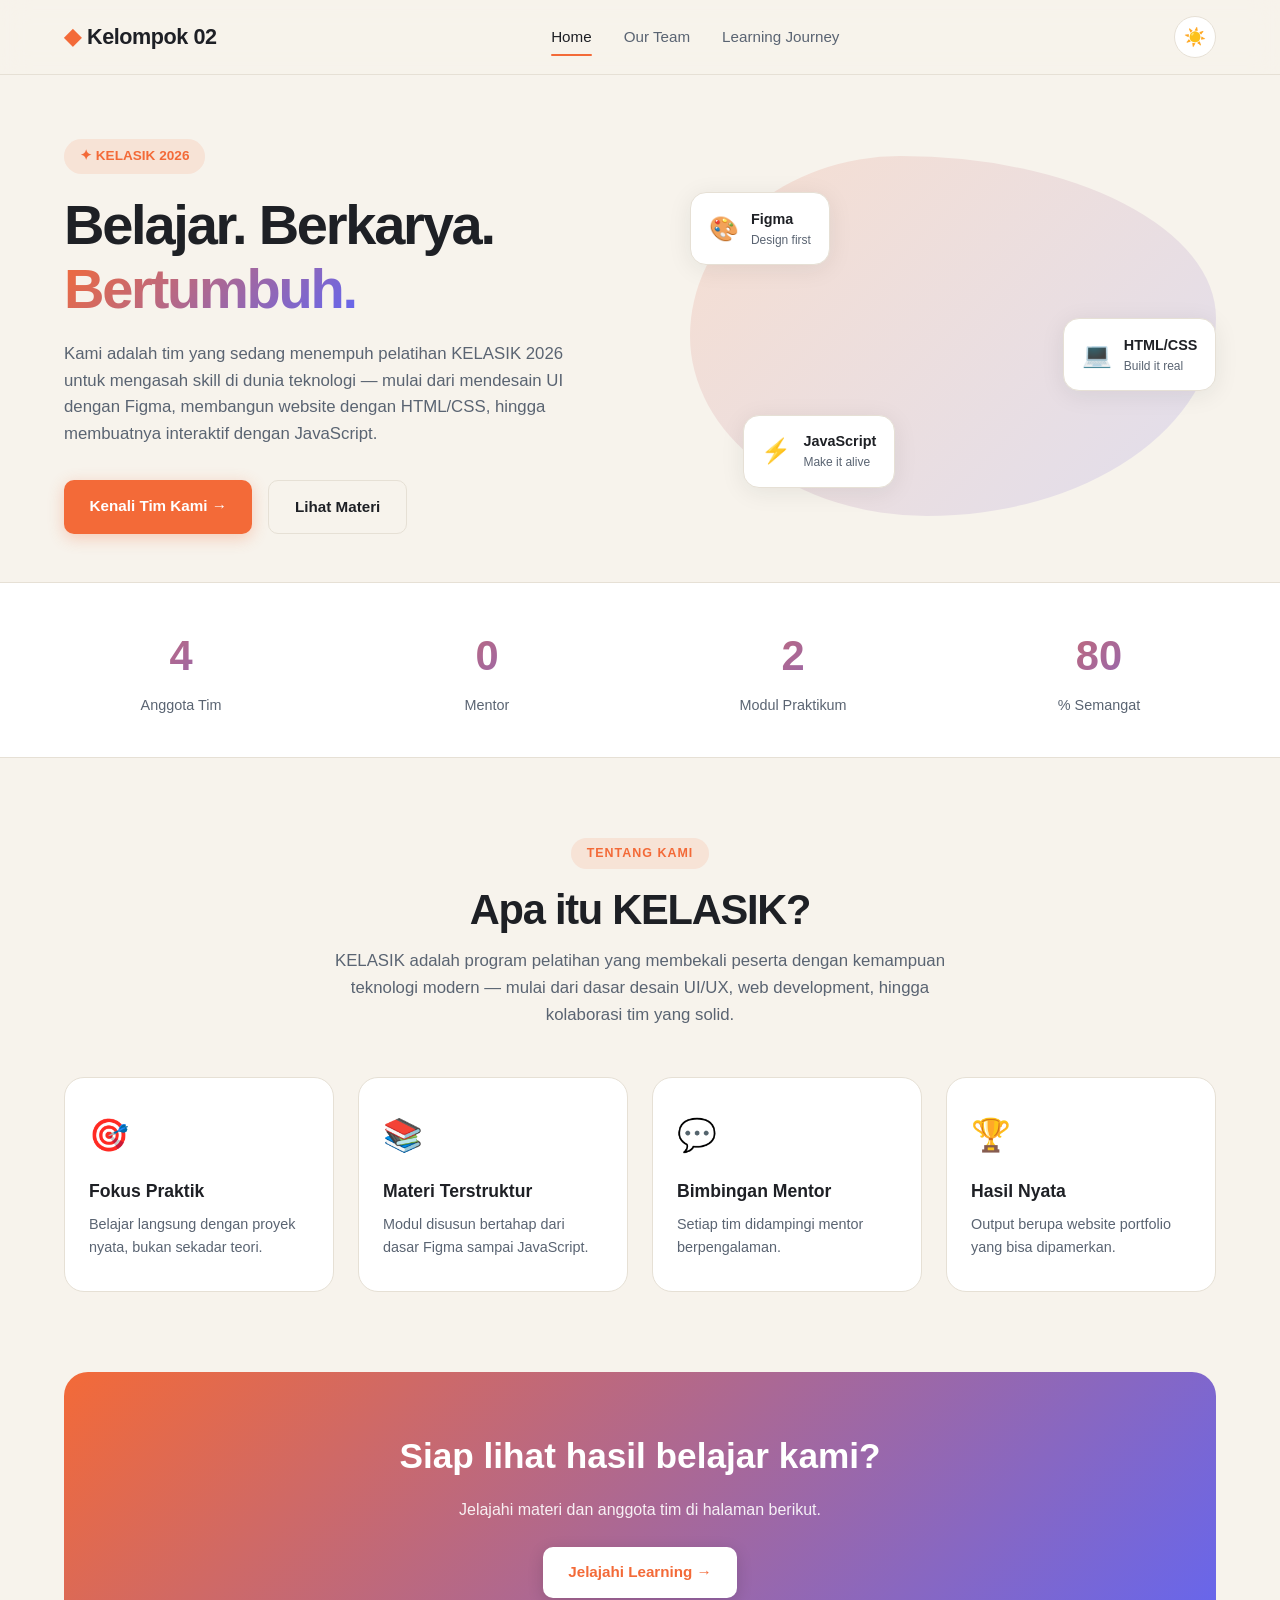
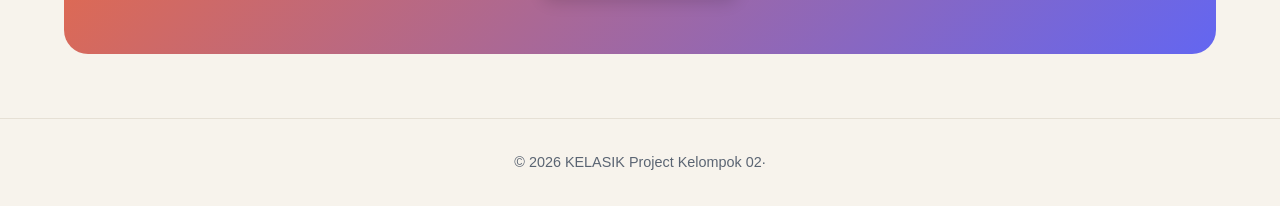
<file: index.html>
<!DOCTYPE html>
<html lang="id" data-theme="light">
<head>
  <meta charset="UTF-8" />
  <meta name="viewport" content="width=device-width, initial-scale=1.0" />
  <title>Home | Kelasik Project</title>
  <link rel="stylesheet" href="css/style.css" />
</head>
<body>

  <!-- ===================== NAVBAR ===================== -->
  <header class="site-header">
    <nav class="navbar" aria-label="Navigasi utama">
      <a class="brand" href="index.html">
        <span class="brand-dot">◆</span> Kelompok 02
      </a>

      <button class="menu-toggle" type="button" aria-expanded="false" aria-controls="navLinks">
        Menu
      </button>

      <div class="nav-links" id="navLinks">
        <a href="index.html" class="active">Home</a>
        <a href="team.html">Our Team</a>
        <a href="learning.html">Learning Journey</a>
      </div>

      <button id="themeToggle" class="theme-btn" aria-label="Ganti tema">
        <span class="icon-sun">☀️</span>
        <span class="icon-moon">🌙</span>
      </button>
    </nav>
  </header>

  <!-- ===================== HERO ===================== -->
  <main>
    <section class="hero">
      <div class="hero-text">
        <span class="badge">✦ KELASIK 2026</span>
        <h1 class="hero-title">
          Belajar. Berkarya.<br />
          <span class="gradient-text">Bertumbuh.</span>
        </h1>
        <p class="hero-desc">
          Kami adalah tim yang sedang menempuh pelatihan KELASIK 2026 untuk
          mengasah skill di dunia teknologi — mulai dari mendesain UI dengan
          Figma, membangun website dengan HTML/CSS, hingga membuatnya interaktif
          dengan JavaScript.
        </p>
        <div class="hero-buttons">
          <a class="button" href="team.html">Kenali Tim Kami →</a>
          <a class="button button-outline" href="learning.html">Lihat Materi</a>
        </div>
      </div>

      <div class="hero-visual">
        <div class="hero-blob"></div>
        <div class="floating-card card-1">
          <span class="card-icon">🎨</span>
          <div>
            <strong>Figma</strong>
            <p>Design first</p>
          </div>
        </div>
        <div class="floating-card card-2">
          <span class="card-icon">💻</span>
          <div>
            <strong>HTML/CSS</strong>
            <p>Build it real</p>
          </div>
        </div>
        <div class="floating-card card-3">
          <span class="card-icon">⚡</span>
          <div>
            <strong>JavaScript</strong>
            <p>Make it alive</p>
          </div>
        </div>
      </div>
    </section>

    <!-- ===================== STATS ===================== -->
    <section class="stats">
      <div class="stats-container">
        <div class="stat-item">
          <h3 class="stat-number" data-count="5">5</h3>
          <p>Anggota Tim</p>
        </div>
        <div class="stat-item">
          <h3 class="stat-number" data-count="1">1</h3>
          <p>Mentor</p>
        </div>
        <div class="stat-item">
          <h3 class="stat-number" data-count="3">3</h3>
          <p>Modul Praktikum</p>
        </div>
        <div class="stat-item">
          <h3 class="stat-number" data-count="100">100</h3>
          <p>% Semangat</p>
        </div>
      </div>
    </section>

    <!-- ===================== ABOUT ===================== -->
    <section class="about">
      <div class="section-header">
        <span class="section-tag">Tentang Kami</span>
        <h2>Apa itu KELASIK?</h2>
        <p>
          KELASIK adalah program pelatihan yang membekali peserta dengan
          kemampuan teknologi modern — mulai dari dasar desain UI/UX,
          web development, hingga kolaborasi tim yang solid.
        </p>
      </div>

      <div class="feature-grid">
        <div class="feature-card">
          <div class="feature-icon">🎯</div>
          <h3>Fokus Praktik</h3>
          <p>Belajar langsung dengan proyek nyata, bukan sekadar teori.</p>
        </div>
        <div class="feature-card">
          <div class="feature-icon">📚</div>
          <h3>Materi Terstruktur</h3>
          <p>Modul disusun bertahap dari dasar Figma sampai JavaScript.</p>
        </div>
        <div class="feature-card">
          <div class="feature-icon">💬</div>
          <h3>Bimbingan Mentor</h3>
          <p>Setiap tim didampingi mentor berpengalaman.</p>
        </div>
        <div class="feature-card">
          <div class="feature-icon">🏆</div>
          <h3>Hasil Nyata</h3>
          <p>Output berupa website portfolio yang bisa dipamerkan.</p>
        </div>
      </div>
    </section>

    <!-- ===================== CTA ===================== -->
    <section class="cta">
      <div class="cta-container">
        <h2>Siap lihat hasil belajar kami?</h2>
        <p>Jelajahi materi dan anggota tim di halaman berikut.</p>
        <a href="learning.html" class="button">Jelajahi Learning →</a>
      </div>
    </section>
  </main>

  <!-- ===================== FOOTER ===================== -->
  <footer class="footer">
    <div class="footer-container">
      <p>© 2026 KELASIK Project Kelompok 02·</p>
    </div>
  </footer>

  <script src="js/main.js" defer></script>
</body>
</html>
</file>
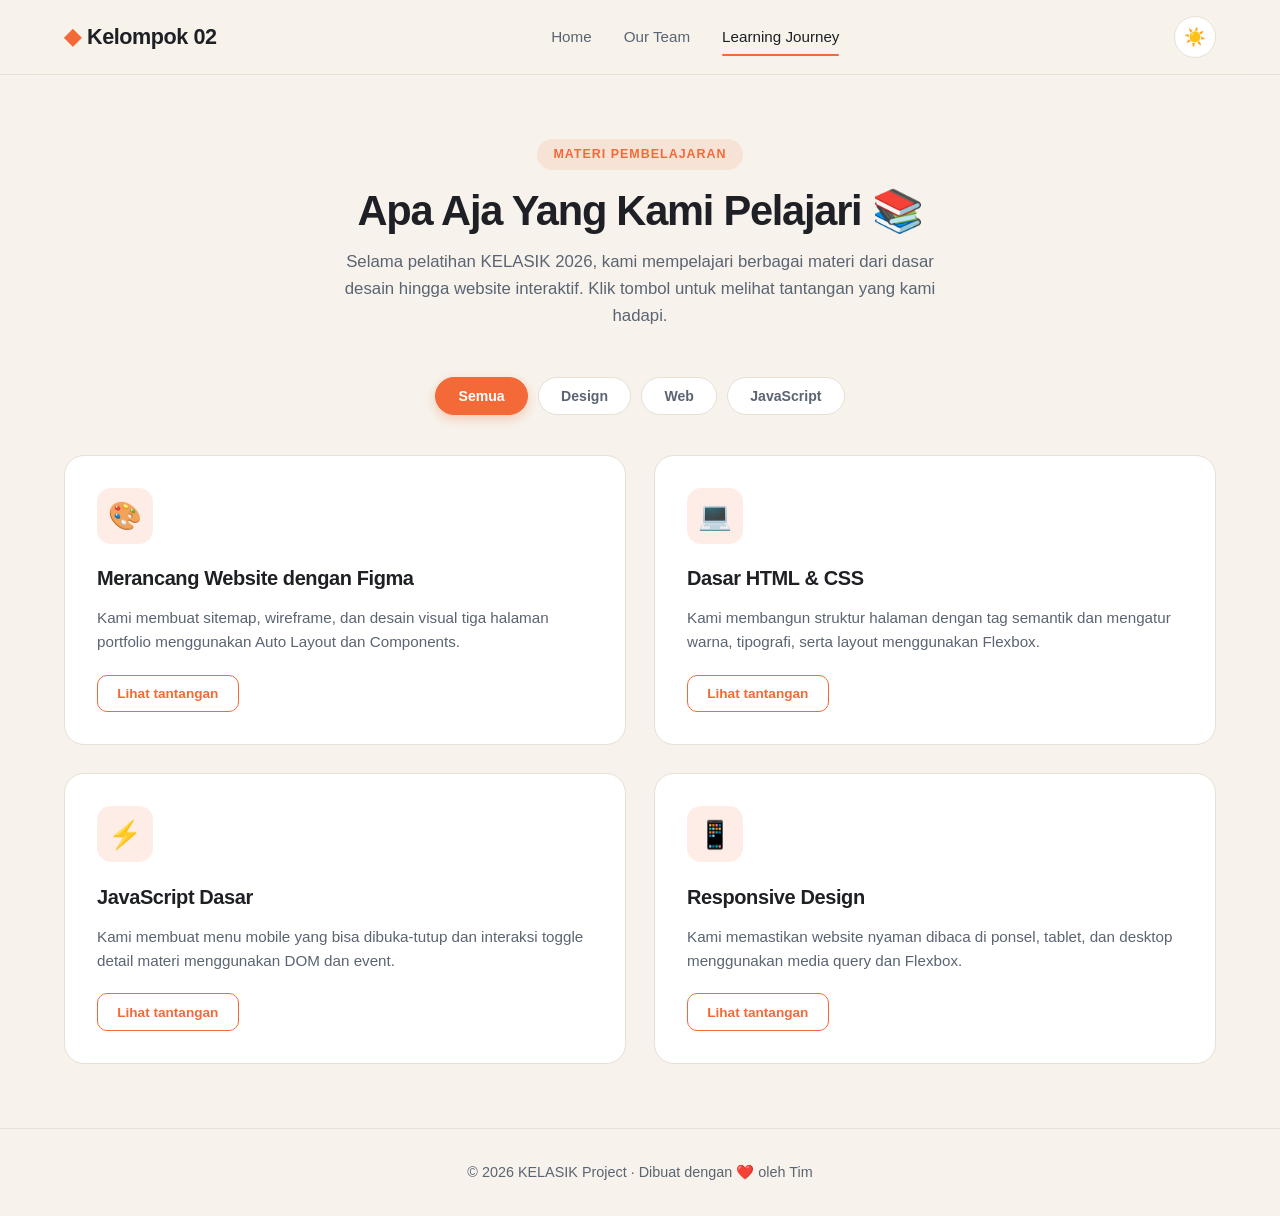
<file: learning.html>
<!DOCTYPE html>
<html lang="id" data-theme="light">
<head>
  <meta charset="UTF-8" />
  <meta name="viewport" content="width=device-width, initial-scale=1.0" />
  <title>Learning Journey | Kelasik Project</title>
  <link rel="stylesheet" href="css/style.css" />
  <link rel="stylesheet" href="css/learning.css" />
</head>
<body>

  <!-- ===================== NAVBAR ===================== -->
  <header class="site-header">
    <nav class="navbar" aria-label="Navigasi utama">
      <a class="brand" href="index.html">
        <span class="brand-dot">◆</span> Kelompok 02
      </a>

      <button class="menu-toggle" type="button" aria-expanded="false" aria-controls="navLinks">
        Menu
      </button>

      <div class="nav-links" id="navLinks">
        <a href="index.html">Home</a>
        <a href="team.html">Our Team</a>
        <a href="learning.html" class="active">Learning Journey</a>
      </div>

      <button id="themeToggle" class="theme-btn" aria-label="Ganti tema">
        <span class="icon-sun">☀️</span>
        <span class="icon-moon">🌙</span>
      </button>
    </nav>
  </header>

  <!-- ===================== LEARNING SECTION ===================== -->
  <main class="page-content">
    <div class="section-header">
      <span class="section-tag">Materi Pembelajaran</span>
      <h1>Apa Aja Yang Kami Pelajari 📚</h1>
      <p>
        Selama pelatihan KELASIK 2026, kami mempelajari berbagai materi dari
        dasar desain hingga website interaktif. Klik tombol untuk melihat
        tantangan yang kami hadapi.
      </p>
    </div>

    <!-- FILTER TABS -->
    <div class="filter-tabs">
      <button class="filter-btn active" data-filter="all">Semua</button>
      <button class="filter-btn" data-filter="design">Design</button>
      <button class="filter-btn" data-filter="web">Web</button>
      <button class="filter-btn" data-filter="js">JavaScript</button>
    </div>

    <!-- MODULE GRID -->
    <div class="module-grid">

      <!-- MODUL 1: FIGMA -->
      <article class="learning-card" data-category="design">
        <div class="learning-icon">🎨</div>
        <h2>Merancang Website dengan Figma</h2>
        <p>
          Kami membuat sitemap, wireframe, dan desain visual tiga halaman
          portfolio menggunakan Auto Layout dan Components.
        </p>

        <button
          class="detail-toggle"
          type="button"
          aria-expanded="false"
          aria-controls="figmaDetail"
        >
          Lihat tantangan
        </button>

        <div class="learning-detail" id="figmaDetail" hidden>
          <p><strong>Tantangan:</strong> Menyamakan spacing tiap halaman.</p>
          <p><strong>Solusi:</strong> Memakai Auto Layout dan komponen.</p>
        </div>
      </article>

      <!-- MODUL 2: HTML CSS -->
      <article class="learning-card" data-category="web">
        <div class="learning-icon">💻</div>
        <h2>Dasar HTML & CSS</h2>
        <p>
          Kami membangun struktur halaman dengan tag semantik dan mengatur
          warna, tipografi, serta layout menggunakan Flexbox.
        </p>

        <button
          class="detail-toggle"
          type="button"
          aria-expanded="false"
          aria-controls="htmlcssDetail"
        >
          Lihat tantangan
        </button>

        <div class="learning-detail" id="htmlcssDetail" hidden>
          <p><strong>Tantangan:</strong> CSS tidak terbaca saat pertama kali.</p>
          <p><strong>Solusi:</strong> Memeriksa path file dan selector class.</p>
        </div>
      </article>

      <!-- MODUL 3: JAVASCRIPT -->
      <article class="learning-card" data-category="js">
        <div class="learning-icon">⚡</div>
        <h2>JavaScript Dasar</h2>
        <p>
          Kami membuat menu mobile yang bisa dibuka-tutup dan interaksi
          toggle detail materi menggunakan DOM dan event.
        </p>

        <button
          class="detail-toggle"
          type="button"
          aria-expanded="false"
          aria-controls="jsDetail"
        >
          Lihat tantangan
        </button>

        <div class="learning-detail" id="jsDetail" hidden>
          <p><strong>Tantangan:</strong> Menu tidak tertutup saat diklik lagi.</p>
          <p><strong>Solusi:</strong> Memakai classList.toggle dan aria-expanded.</p>
        </div>
      </article>

      <!-- MODUL 4: RESPONSIVE -->
      <article class="learning-card" data-category="web">
        <div class="learning-icon">📱</div>
        <h2>Responsive Design</h2>
        <p>
          Kami memastikan website nyaman dibaca di ponsel, tablet, dan
          desktop menggunakan media query dan Flexbox.
        </p>

        <button
          class="detail-toggle"
          type="button"
          aria-expanded="false"
          aria-controls="responsiveDetail"
        >
          Lihat tantangan
        </button>

        <div class="learning-detail" id="responsiveDetail" hidden>
          <p><strong>Tantangan:</strong> Kartu anggota berdesakan di HP.</p>
          <p><strong>Solusi:</strong> Grid menjadi satu kolom pada lebar ≤768px.</p>
        </div>
      </article>

    </div>
  </main>

  <!-- ===================== FOOTER ===================== -->
  <footer class="footer">
    <div class="footer-container">
      <p>© 2026 KELASIK Project · Dibuat dengan ❤️ oleh Tim</p>
    </div>
  </footer>

  <script src="js/main.js" defer></script>
  <script src="js/learning.js" defer></script>
</body>
</html>
</file>
<file: css/style.css>
/* ===================== VARIABEL & RESET ===================== */
:root {
  --bg: #f7f3ec;
  --bg-soft: #ffffff;
  --text: #1e2025;
  --text-soft: #5a6472;
  --primary: #f36a38;
  --primary-soft: #ff8a5c;
  --accent: #6366f1;
  --border: #e6e0d5;
  --card-shadow: 0 4px 24px rgba(30, 32, 37, 0.08);
  --nav-bg: rgba(247, 243, 236, 0.85);
}

[data-theme="dark"] {
  --bg: #0f1115;
  --bg-soft: #181b22;
  --text: #f1f3f7;
  --text-soft: #9aa3b2;
  --primary: #ff8a5c;
  --primary-soft: #ffa47e;
  --accent: #818cf8;
  --border: #262b36;
  --card-shadow: 0 4px 24px rgba(0, 0, 0, 0.5);
  --nav-bg: rgba(15, 17, 21, 0.85);
}

* {
  margin: 0;
  padding: 0;
  box-sizing: border-box;
}

html {
  scroll-behavior: smooth;
}

body {
  font-family: 'Inter', -apple-system, BlinkMacSystemFont, 'Segoe UI', Arial, sans-serif;
  background: var(--bg);
  color: var(--text);
  line-height: 1.6;
  transition: background 0.3s ease, color 0.3s ease;
}

a {
  text-decoration: none;
  color: inherit;
}

img {
  max-width: 100%;
  height: auto;
  display: block;
}

/* ===================== NAVBAR ===================== */
.site-header {
  position: sticky;
  top: 0;
  z-index: 100;
  background: var(--nav-bg);
  backdrop-filter: blur(14px);
  -webkit-backdrop-filter: blur(14px);
  border-bottom: 1px solid var(--border);
}

.navbar {
  max-width: 1200px;
  margin: 0 auto;
  padding: 1rem 1.5rem;
  display: flex;
  align-items: center;
  justify-content: space-between;
  gap: 1.5rem;
  flex-wrap: wrap;
}

.brand {
  font-size: 1.35rem;
  font-weight: 800;
  letter-spacing: -0.02em;
  display: flex;
  align-items: center;
  gap: 0.4rem;
}

.brand-dot {
  color: var(--primary);
}

.nav-links {
  display: flex;
  gap: 2rem;
  align-items: center;
}

.nav-links a {
  font-weight: 500;
  color: var(--text-soft);
  font-size: 0.95rem;
  transition: color 0.2s;
  position: relative;
  padding: 0.2rem 0;
}

.nav-links a:hover,
.nav-links a.active {
  color: var(--text);
}

.nav-links a.active::after {
  content: '';
  position: absolute;
  bottom: -4px;
  left: 0;
  width: 100%;
  height: 2px;
  background: var(--primary);
  border-radius: 2px;
}

/* Tombol menu mobile */
.menu-toggle {
  display: none;
  padding: 10px 14px;
  border: 1px solid var(--border);
  background: transparent;
  color: var(--text);
  border-radius: 8px;
  cursor: pointer;
  font-weight: 600;
  font-size: 0.9rem;
}

/* Tombol tema */
.theme-btn {
  background: var(--bg-soft);
  border: 1px solid var(--border);
  border-radius: 999px;
  width: 42px;
  height: 42px;
  cursor: pointer;
  display: flex;
  align-items: center;
  justify-content: center;
  font-size: 1.1rem;
  transition: transform 0.2s, background 0.2s;
}

.theme-btn:hover {
  transform: scale(1.08);
}

[data-theme="light"] .icon-moon {
  display: none;
}

[data-theme="dark"] .icon-sun {
  display: none;
}

/* ===================== TOMBOL ===================== */
.button {
  display: inline-block;
  padding: 0.85rem 1.6rem;
  border-radius: 10px;
  font-weight: 600;
  font-size: 0.95rem;
  cursor: pointer;
  transition: all 0.25s ease;
  border: none;
  background: var(--primary);
  color: #fff;
  box-shadow: 0 4px 16px rgba(243, 106, 56, 0.3);
}

.button:hover {
  background: var(--primary-soft);
  transform: translateY(-2px);
  box-shadow: 0 8px 24px rgba(243, 106, 56, 0.4);
}

.button-outline {
  background: transparent;
  color: var(--text);
  border: 1px solid var(--border);
  box-shadow: none;
}

.button-outline:hover {
  border-color: var(--primary);
  color: var(--primary);
  background: transparent;
}

/* ===================== SECTION HEADER ===================== */
.section-header {
  text-align: center;
  max-width: 640px;
  margin: 0 auto 3rem;
}

.section-tag {
  display: inline-block;
  font-size: 0.78rem;
  font-weight: 700;
  letter-spacing: 0.08em;
  text-transform: uppercase;
  color: var(--primary);
  background: rgba(243, 106, 56, 0.12);
  padding: 0.35rem 1rem;
  border-radius: 999px;
  margin-bottom: 1rem;
}

.section-header h1,
.section-header h2 {
  font-size: clamp(1.8rem, 4vw, 2.6rem);
  font-weight: 800;
  letter-spacing: -0.03em;
  line-height: 1.2;
  margin-bottom: 0.8rem;
}

.section-header p {
  color: var(--text-soft);
  font-size: 1.05rem;
}

/* ===================== HERO ===================== */
.hero {
  max-width: 1200px;
  margin: 0 auto;
  padding: 4rem 1.5rem 3rem;
  display: flex;
  align-items: center;
  gap: 3rem;
}

.hero-text {
  flex: 1.1;
}

.badge {
  display: inline-block;
  background: rgba(243, 106, 56, 0.12);
  color: var(--primary);
  padding: 0.4rem 1rem;
  border-radius: 999px;
  font-size: 0.85rem;
  font-weight: 700;
  margin-bottom: 1.2rem;
}

.hero-title {
  font-size: clamp(2.2rem, 5vw, 3.5rem);
  font-weight: 800;
  letter-spacing: -0.04em;
  line-height: 1.15;
  margin-bottom: 1.2rem;
}

.gradient-text {
  background: linear-gradient(135deg, var(--primary), var(--accent));
  -webkit-background-clip: text;
  -webkit-text-fill-color: transparent;
  background-clip: text;
}

.hero-desc {
  color: var(--text-soft);
  font-size: 1.05rem;
  margin-bottom: 2rem;
  max-width: 520px;
}

.hero-buttons {
  display: flex;
  gap: 1rem;
  flex-wrap: wrap;
}

.hero-visual {
  position: relative;
  flex: 1;
  min-height: 360px;
}

.hero-blob {
  position: absolute;
  inset: 0;
  background: linear-gradient(135deg, var(--primary), var(--accent));
  border-radius: 40% 60% 55% 45% / 50% 45% 55% 50%;
  opacity: 0.15;
  animation: blobMorph 8s ease-in-out infinite;
}

@keyframes blobMorph {
  0%, 100% { border-radius: 40% 60% 55% 45% / 50% 45% 55% 50%; }
  50% { border-radius: 55% 45% 40% 60% / 45% 60% 40% 55%; }
}

.floating-card {
  position: absolute;
  background: var(--bg-soft);
  border: 1px solid var(--border);
  border-radius: 16px;
  padding: 0.9rem 1.1rem;
  display: flex;
  align-items: center;
  gap: 0.75rem;
  box-shadow: var(--card-shadow);
  animation: float 4s ease-in-out infinite;
  z-index: 2;
}

.floating-card strong {
  font-size: 0.9rem;
  display: block;
}

.floating-card p {
  font-size: 0.75rem;
  color: var(--text-soft);
  margin: 0;
}

.card-icon {
  font-size: 1.5rem;
}

.card-1 {
  top: 10%;
  left: 0;
  animation-delay: 0s;
}

.card-2 {
  top: 45%;
  right: 0;
  animation-delay: 1.5s;
}

.card-3 {
  bottom: 8%;
  left: 10%;
  animation-delay: 3s;
}

@keyframes float {
  0%, 100% { transform: translateY(0); }
  50% { transform: translateY(-14px); }
}

/* ===================== STATS ===================== */
.stats {
  background: var(--bg-soft);
  border-top: 1px solid var(--border);
  border-bottom: 1px solid var(--border);
  padding: 2.5rem 1.5rem;
}

.stats-container {
  max-width: 1200px;
  margin: 0 auto;
  display: grid;
  grid-template-columns: repeat(4, 1fr);
  gap: 1.5rem;
  text-align: center;
}

.stat-number {
  font-size: clamp(1.8rem, 4vw, 2.6rem);
  font-weight: 800;
  background: linear-gradient(135deg, var(--primary), var(--accent));
  -webkit-background-clip: text;
  -webkit-text-fill-color: transparent;
  background-clip: text;
}

.stat-item p {
  color: var(--text-soft);
  font-size: 0.9rem;
  margin-top: 0.3rem;
}

/* ===================== ABOUT ===================== */
.about {
  max-width: 1200px;
  margin: 0 auto;
  padding: 5rem 1.5rem;
}

.feature-grid {
  display: grid;
  grid-template-columns: repeat(auto-fit, minmax(220px, 1fr));
  gap: 1.5rem;
}

.feature-card {
  background: var(--bg-soft);
  border: 1px solid var(--border);
  border-radius: 20px;
  padding: 2rem 1.5rem;
  transition: transform 0.25s, box-shadow 0.25s, border-color 0.25s;
}

.feature-card:hover {
  transform: translateY(-6px);
  box-shadow: var(--card-shadow);
  border-color: var(--primary);
}

.feature-icon {
  font-size: 2rem;
  margin-bottom: 1rem;
}

.feature-card h3 {
  font-size: 1.1rem;
  margin-bottom: 0.5rem;
}

.feature-card p {
  color: var(--text-soft);
  font-size: 0.9rem;
}

/* ===================== CTA ===================== */
.cta {
  max-width: 1200px;
  margin: 0 auto 4rem;
  padding: 0 1.5rem;
}

.cta-container {
  background: linear-gradient(135deg, var(--primary), var(--accent));
  color: #fff;
  border-radius: 24px;
  padding: 3.5rem 2rem;
  text-align: center;
}

.cta-container h2 {
  font-size: clamp(1.6rem, 3vw, 2.2rem);
    font-weight: 800;
  margin-bottom: 0.8rem;
}

.cta-container p {
  opacity: 0.9;
  margin-bottom: 1.5rem;
}

.cta-container .button {
  background: #fff;
  color: var(--primary);
  box-shadow: 0 4px 16px rgba(0, 0, 0, 0.15);
}

.cta-container .button:hover {
  background: #fff;
  transform: translateY(-2px);
}

/* ===================== PAGE CONTENT ===================== */
.page-content {
  max-width: 1200px;
  margin: 0 auto;
  padding: 4rem 1.5rem;
}

/* ===================== FOOTER ===================== */
.footer {
  border-top: 1px solid var(--border);
  padding: 2rem 1.5rem;
  text-align: center;
}

.footer-container p {
  color: var(--text-soft);
  font-size: 0.9rem;
}

/* ===================== RESPONSIVE GLOBAL ===================== */
@media (max-width: 900px) {
  .hero {
    flex-direction: column;
    padding: 3rem 1.5rem 2rem;
    gap: 2rem;
  }

  .hero-visual {
    width: 100%;
    min-height: 280px;
  }

  .hero-desc {
    max-width: 100%;
  }

  .stats-container {
    grid-template-columns: repeat(2, 1fr);
  }
}

@media (max-width: 768px) {
  .menu-toggle {
    display: inline-block;
    order: 3;
  }

  .theme-btn {
    order: 2;
  }

  .nav-links {
    display: none;
    width: 100%;
    flex-direction: column;
    gap: 0.75rem;
    padding: 1rem 0;
    order: 4;
    border-top: 1px solid var(--border);
    margin-top: 0.5rem;
  }

  .nav-links.is-open {
    display: flex;
  }

  .nav-links a.active::after {
    display: none;
  }

  .nav-links a.active {
    color: var(--primary);
    font-weight: 700;
  }

  .hero-title {
    font-size: 2.2rem;
  }

  .about {
    padding: 3rem 1.5rem;
  }

  .page-content {
    padding: 2.5rem 1.5rem;
  }

  .cta-container {
    padding: 2.5rem 1.5rem;
  }
}

@media (max-width: 480px) {
  .stats-container {
    grid-template-columns: 1fr;
  }

  .hero-buttons {
    flex-direction: column;
    width: 100%;
  }

  .hero-buttons .button {
    text-align: center;
    width: 100%;
  }
}
</file>
<file: css/learning.css>
/* ===================== LEARNING PAGE ===================== */
.filter-tabs {
  display: flex;
  flex-wrap: wrap;
  gap: 0.6rem;
  justify-content: center;
  margin-bottom: 2.5rem;
}

.filter-btn {
  padding: 0.6rem 1.4rem;
  border-radius: 999px;
  border: 1px solid var(--border);
  background: var(--bg-soft);
  color: var(--text-soft);
  font-weight: 600;
  font-size: 0.88rem;
  cursor: pointer;
  transition: all 0.25s ease;
}

.filter-btn:hover {
  color: var(--text);
  border-color: var(--primary);
}

.filter-btn.active {
  background: var(--primary);
  color: #fff;
  border-color: var(--primary);
  box-shadow: 0 4px 12px rgba(243, 106, 56, 0.3);
}

/* Grid kartu materi */
.module-grid {
  display: grid;
  grid-template-columns: repeat(2, 1fr);
  gap: 1.75rem;
}

/* Kartu materi */
.learning-card {
  background: var(--bg-soft);
  border: 1px solid var(--border);
  border-radius: 20px;
  padding: 2rem;
  display: flex;
  flex-direction: column;
  gap: 0.75rem;
  transition: transform 0.3s ease, box-shadow 0.3s ease, border-color 0.3s ease;
  position: relative;
  overflow: hidden;
}

.learning-card::before {
  content: '';
  position: absolute;
  top: 0;
  left: 0;
  width: 100%;
  height: 4px;
  background: linear-gradient(90deg, var(--primary), var(--accent));
  transform: scaleX(0);
  transform-origin: left;
  transition: transform 0.4s ease;
}

.learning-card:hover {
  transform: translateY(-6px);
  box-shadow: var(--card-shadow);
  border-color: var(--primary);
}

.learning-card:hover::before {
  transform: scaleX(1);
}

.learning-icon {
  width: 56px;
  height: 56px;
  border-radius: 14px;
  background: rgba(243, 106, 56, 0.12);
  display: flex;
  align-items: center;
  justify-content: center;
  font-size: 1.7rem;
  margin-bottom: 0.4rem;
}

.learning-card h2 {
  font-size: 1.25rem;
  font-weight: 700;
  letter-spacing: -0.02em;
}

.learning-card > p {
  color: var(--text-soft);
  font-size: 0.95rem;
  line-height: 1.6;
}

/* Tombol toggle detail */
.detail-toggle {
  align-self: flex-start;
  padding: 0.65rem 1.2rem;
  border: 1px solid var(--primary);
  border-radius: 10px;
  background: transparent;
  color: var(--primary);
  font-weight: 600;
  font-size: 0.85rem;
  cursor: pointer;
  transition: all 0.25s ease;
  margin-top: 0.5rem;
}

.detail-toggle:hover {
  background: var(--primary);
  color: #fff;
}

/* Detail yang bisa dibuka-tutup */
.learning-detail {
  margin-top: 0.5rem;
  padding: 1rem 1.1rem;
  border-radius: 12px;
  background: rgba(243, 106, 56, 0.06);
  border-left: 3px solid var(--primary);
  animation: fadeIn 0.3s ease;
}

.learning-detail[hidden] {
  display: none;
}

.learning-detail p {
  font-size: 0.88rem;
  color: var(--text-soft);
  line-height: 1.6;
  margin-bottom: 0.4rem;
}

.learning-detail p:last-child {
  margin-bottom: 0;
}

.learning-detail strong {
  color: var(--text);
  font-weight: 700;
}

@keyframes fadeIn {
  from {
    opacity: 0;
    transform: translateY(-6px);
  }
  to {
    opacity: 1;
    transform: translateY(0);
  }
}

/* Card disembunyikan saat filter */
.learning-card.hide {
  display: none;
}

/* ===================== RESPONSIVE LEARNING ===================== */
@media (max-width: 900px) {
  .module-grid {
    grid-template-columns: 1fr;
  }
}

@media (max-width: 480px) {
  .learning-card {
    padding: 1.5rem;
  }

  .learning-icon {
    width: 48px;
    height: 48px;
    font-size: 1.4rem;
  }
}
</file>
